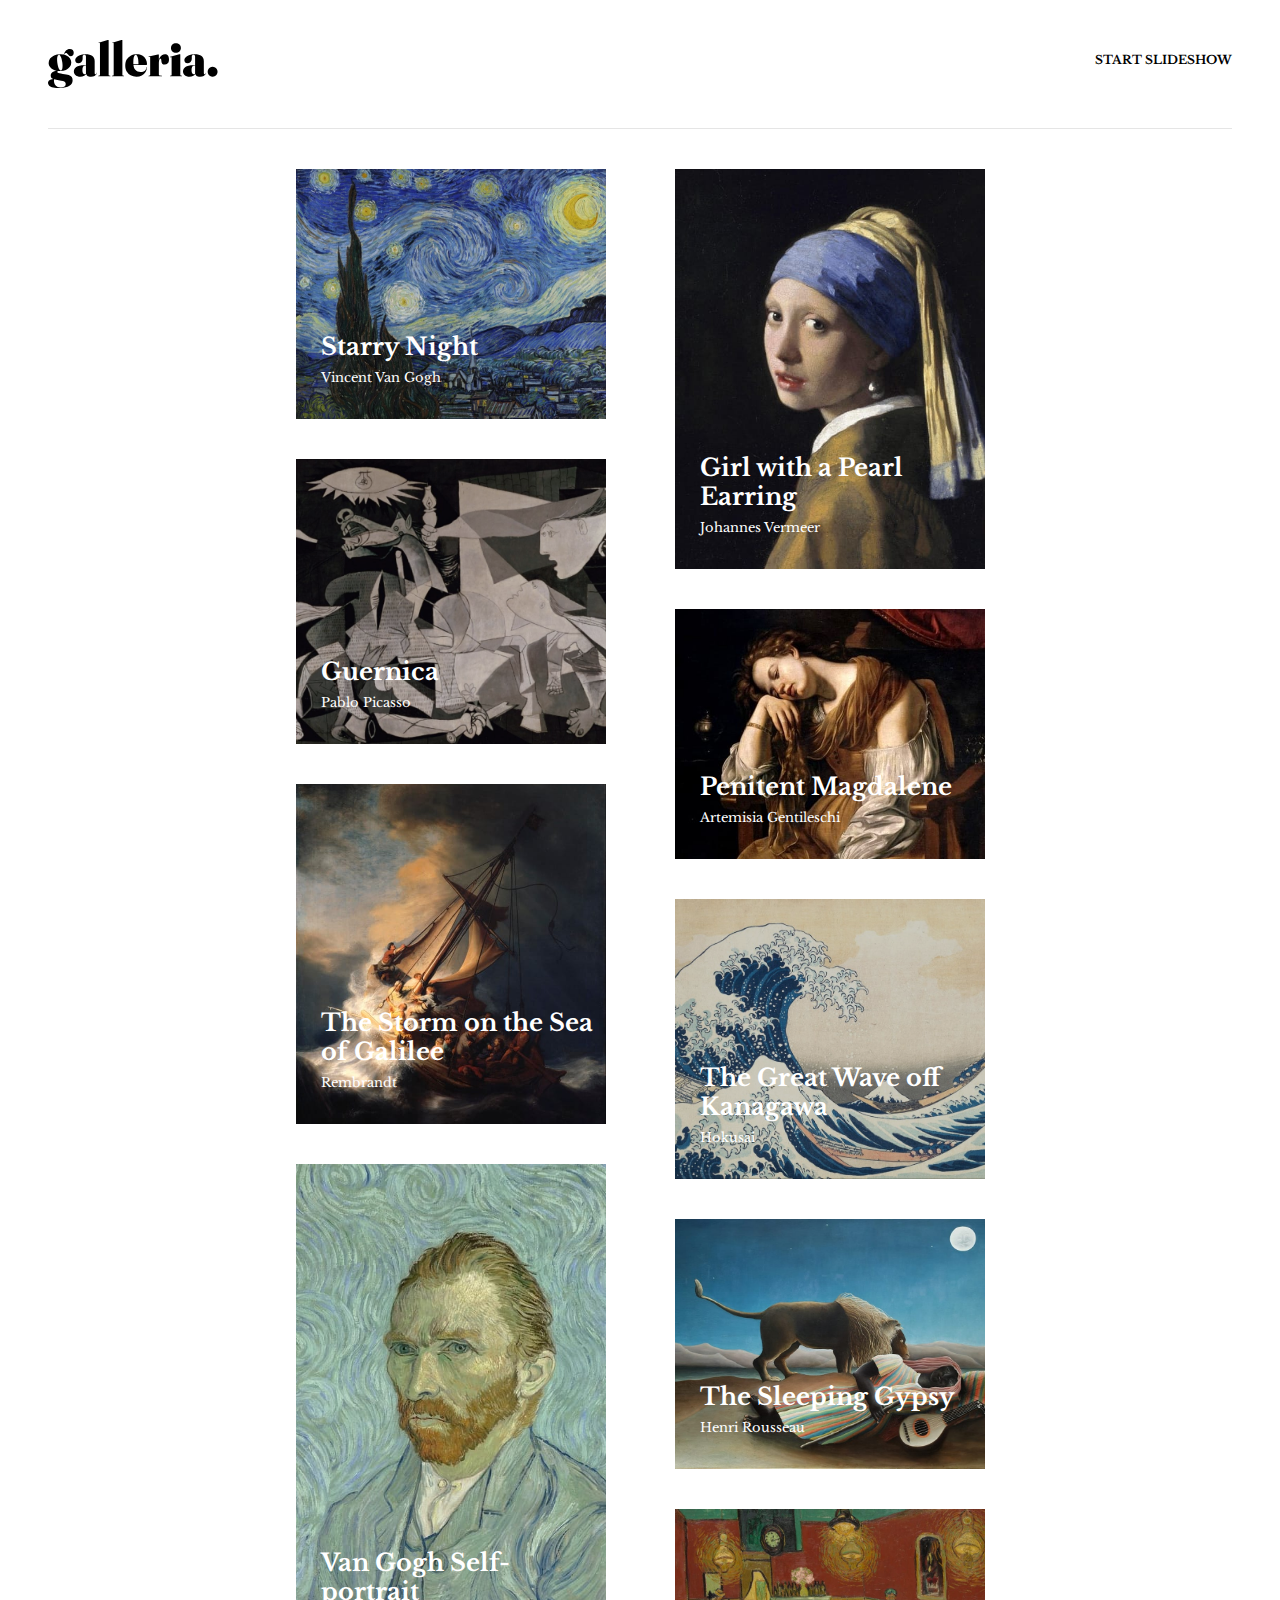
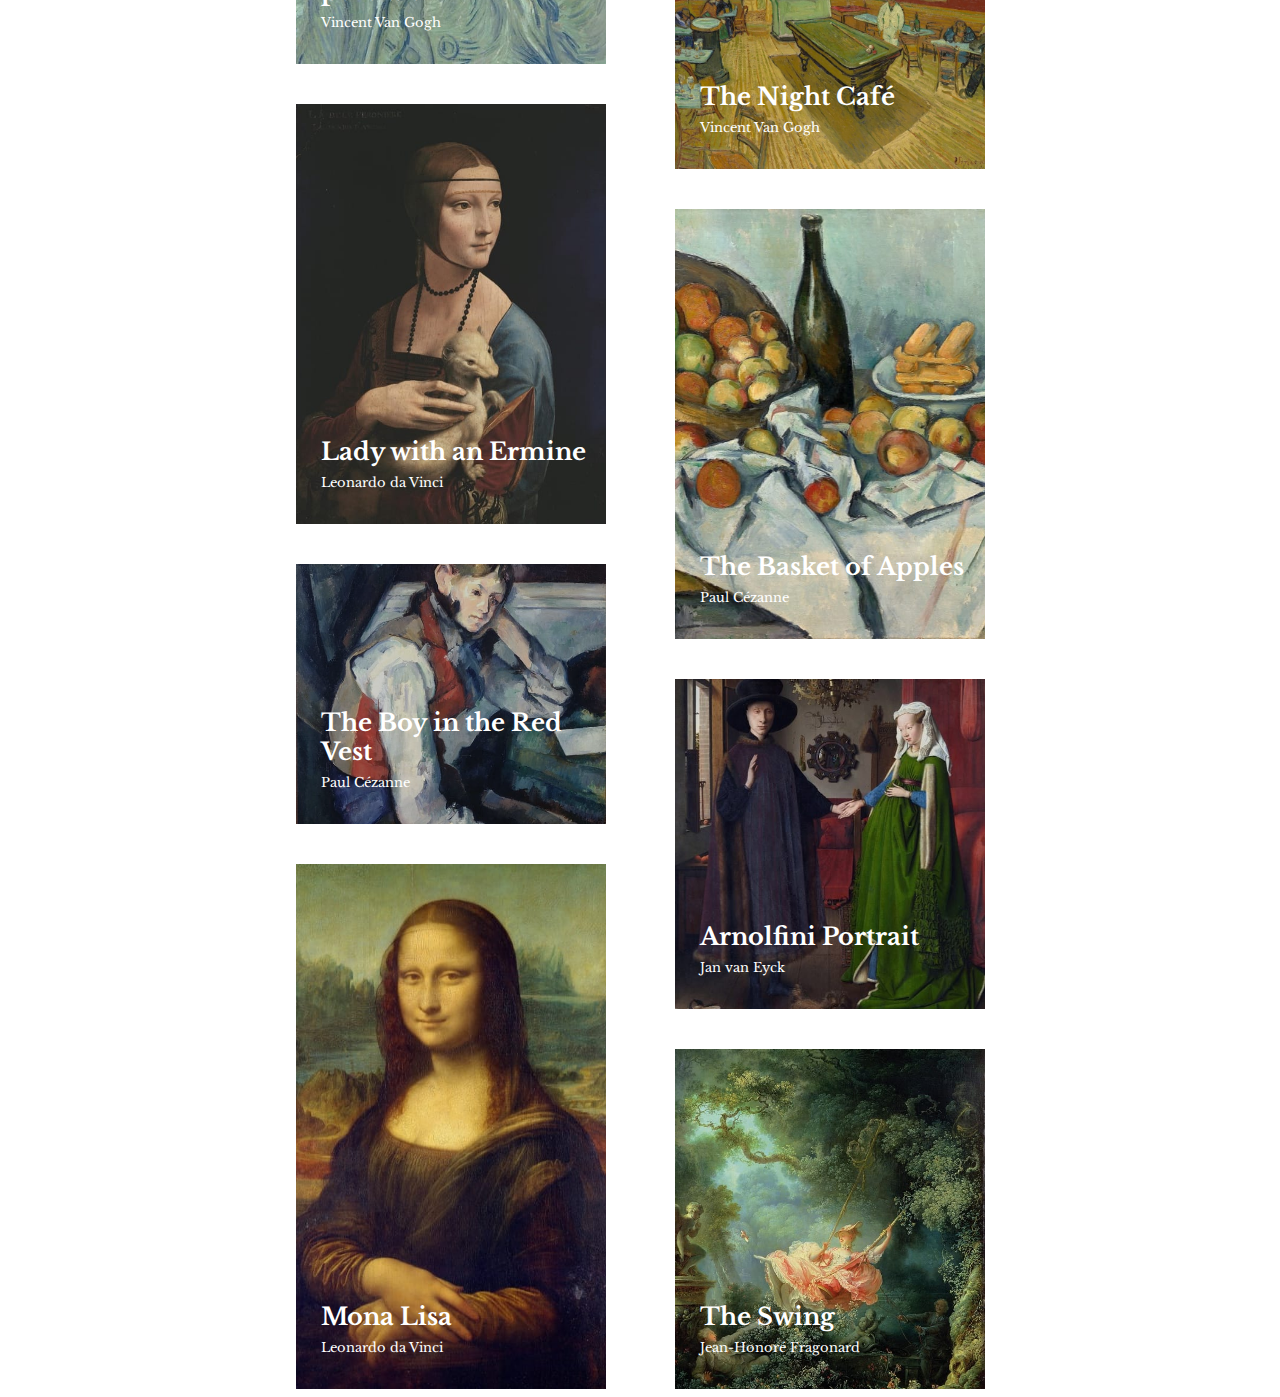
<file: index.html>
<!DOCTYPE html>
<html lang="en">
<head>
  <meta charset="UTF-8">
  <meta name="viewport" content="width=device-width, initial-scale=1.0">

  <link rel="icon" type="image/png" sizes="32x32" href="./assets/favicon-32x32.png">
  <link href="design/style.css" rel="stylesheet" type="text/css">
  <link rel="preconnect" href="https://fonts.googleapis.com">
<link rel="preconnect" href="https://fonts.gstatic.com" crossorigin>
<link href="https://fonts.googleapis.com/css2?family=Libre+Baskerville:ital,wght@0,400;0,700;1,400&display=swap" rel="stylesheet"> 
  <title>FEM | Galleria slideshow site</title>
</head>
<body>
  <header>
    <img src="starter-code/assets/shared/logo.svg" alt="logo">
    <p>START SLIDESHOW</p>
  </header>
  
  <main class="accueil">

    <div class="accueil__picture starryN">
      <img src="starter-code/assets/starry-night/gallery.jpg">
      <div class="accueil__picture__data">
        <h2>Starry Night</h2>
        <h3>Vincent Van Gogh</h3>
      </div>
    </div>

    <div class="accueil__picture theStorm">
      <img src="starter-code/assets/the-storm-on-the-sea-of-galilee/gallery.jpg">
      <div class="accueil__picture__data">
        <h2>The Storm on the Sea of Galilee</h2>
        <h3>Rembrandt</h3>
      </div>
    </div>

    <div class="accueil__picture ladyWith">
      <img src="starter-code/assets/lady-with-an-ermine/gallery.jpg">
      <div class="accueil__picture__data">
        <h2>Lady with an Ermine</h2>
        <h3>Leonardo da Vinci</h3>
      </div>
    </div>

    <div class="accueil__picture theBoy">
      <img class="darkImage" src="starter-code/assets/the-boy-in-the-red-vest/gallery.jpg">
      <div class="accueil__picture__data">
        <h2>The Boy in the Red Vest</h2>
        <h3>Paul Cézanne</h3>
      </div>
    </div>

    <div class="accueil__picture girl">
      <img src="starter-code/assets/girl-with-pearl-earring/gallery.jpg">
      <div class="accueil__picture__data">
        <h2>Girl with a Pearl Earring</h2>
        <h3>Johannes Vermeer</h3>
      </div>
    </div>

    <div class="accueil__picture theGreatWave">
      <img class="darkImage" src="starter-code/assets/the-great-wave-off-kanagawa/gallery.jpg">
      <div class="accueil__picture__data">
        <h2>The Great Wave off Kanagawa</h2>
        <h3>Hokusai</h3>
      </div>
      </div>
    
    <div class="accueil__picture theNightC">
      <img src="starter-code/assets/the-night-cafe/gallery.jpg">
      <div class="accueil__picture__data">
        <h2>The Night Café</h2>
        <h3>Vincent Van Gogh</h3>
      </div>
    </div>

    <div class="accueil__picture arnolfini">
      <img src="starter-code/assets/arnolfini-portrait/gallery.jpg">
      <div class="accueil__picture__data">
        <h2>Arnolfini Portrait</h2>
        <h3>Jan van Eyck</h3>
      </div>
    </div>

    <div class="accueil__picture guernica">
      <img class="darkImage" src="starter-code/assets/guernica/gallery.jpg">
      <div class="accueil__picture__data">
        <h2>Guernica</h2>
        <h3>Pablo Picasso</h3>
      </div>
    </div>

    <div class="accueil__picture vanGogh">
      <img src="starter-code/assets/van-gogh-self-portrait/gallery.jpg">
      <div class="accueil__picture__data">
        <h2>Van Gogh Self-portrait</h2>
        <h3>Vincent Van Gogh</h3>
      </div>
    </div>

    <div class="accueil__picture monaLisa">
      <img src="starter-code/assets/mona-lisa/gallery.jpg">
      <div class="accueil__picture__data">
        <h2>Mona Lisa</h2>
        <h3>Leonardo da Vinci</h3>
      </div>
    </div>

    <div class="accueil__picture penitent">
      <img src="starter-code/assets/penitent-magdalene/gallery.jpg">
      <div class="accueil__picture__data">
        <h2>Penitent Magdalene</h2>
        <h3>Artemisia Gentileschi</h3>
      </div>
    </div>

    <div class="accueil__picture theSleepingG">
      <img src="starter-code/assets/the-sleeping-gypsy/gallery.jpg">
      <div class="accueil__picture__data">
        <h2>The Sleeping Gypsy</h2>
        <h3>Henri Rousseau</h3>
      </div>
    </div>

    <div class="accueil__picture theBasket">
      <img src="starter-code/assets/the-basket-of-apples/gallery.jpg">
      <div class="accueil__picture__data">
        <h2>The Basket of Apples</h2>
        <h3>Paul Cézanne</h3>
      </div>
    </div>

    <div class="accueil__picture theSwing">
      <img src="starter-code/assets/the-swing/gallery.jpg">
      <div class="accueil__picture__data">
        <h2>The Swing</h2>
        <h3>Jean-Honoré Fragonard</h3>
      </div>
    </div>

  </main>

  

  
</body>
</html>
</file>
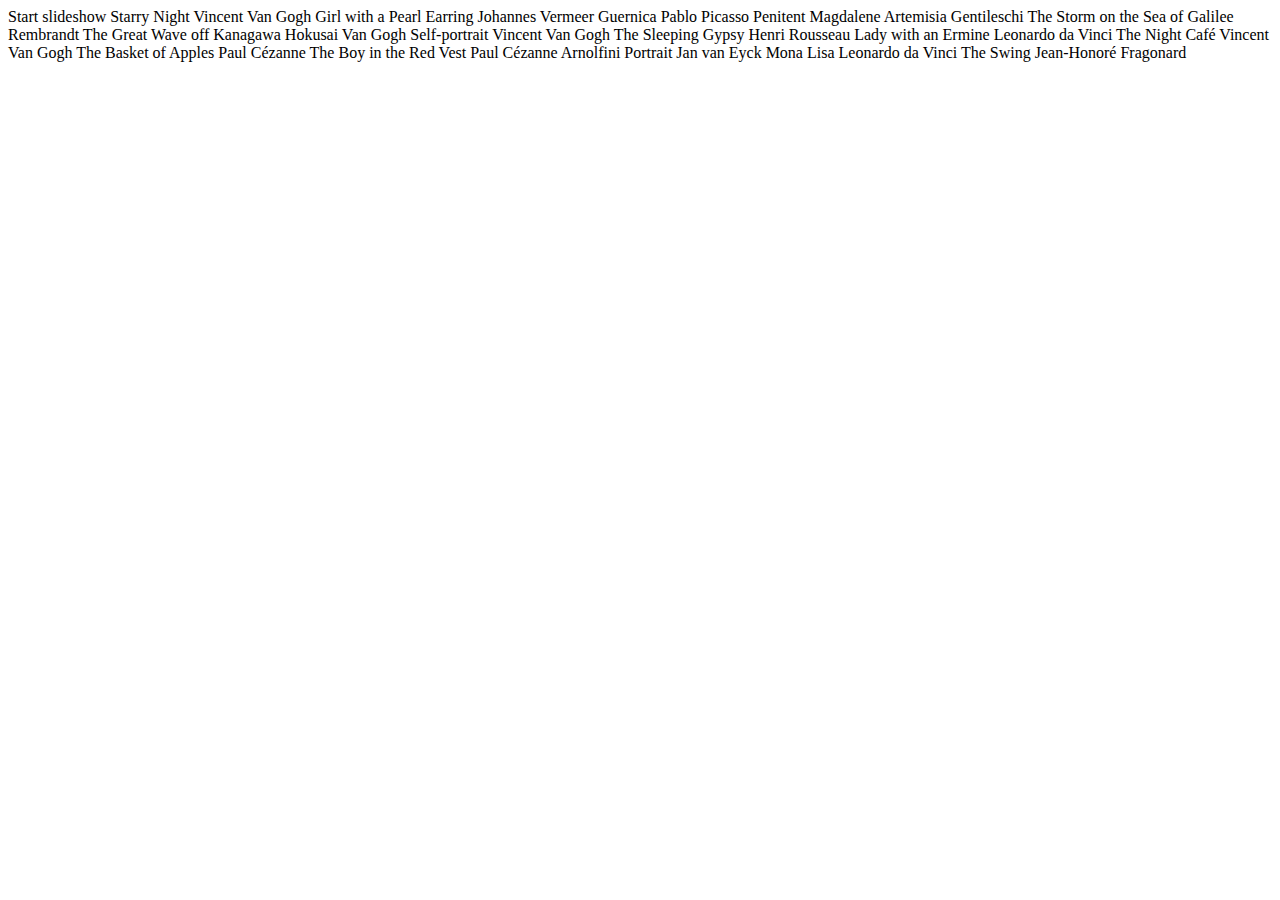
<file: starter-code/index.html>
<!DOCTYPE html>
<html lang="en">
<head>
  <meta charset="UTF-8">
  <meta name="viewport" content="width=device-width, initial-scale=1.0">

  <link rel="icon" type="image/png" sizes="32x32" href="./assets/favicon-32x32.png">
  
  <title>Frontend Mentor | Galleria slideshow site</title>
</head>
<body>
  Start slideshow

  Starry Night
  Vincent Van Gogh

  Girl with a Pearl Earring
  Johannes Vermeer

  Guernica
  Pablo Picasso

  Penitent Magdalene
  Artemisia Gentileschi

  The Storm on the Sea of Galilee
  Rembrandt

  The Great Wave off Kanagawa
  Hokusai

  Van Gogh Self-portrait
  Vincent Van Gogh

  The Sleeping Gypsy
  Henri Rousseau

  Lady with an Ermine
  Leonardo da Vinci

  The Night Café
  Vincent Van Gogh

  The Basket of Apples
  Paul Cézanne

  The Boy in the Red Vest
  Paul Cézanne

  Arnolfini Portrait
  Jan van Eyck

  Mona Lisa
  Leonardo da Vinci

  The Swing
  Jean-Honoré Fragonard
</body>
</html>
</file>
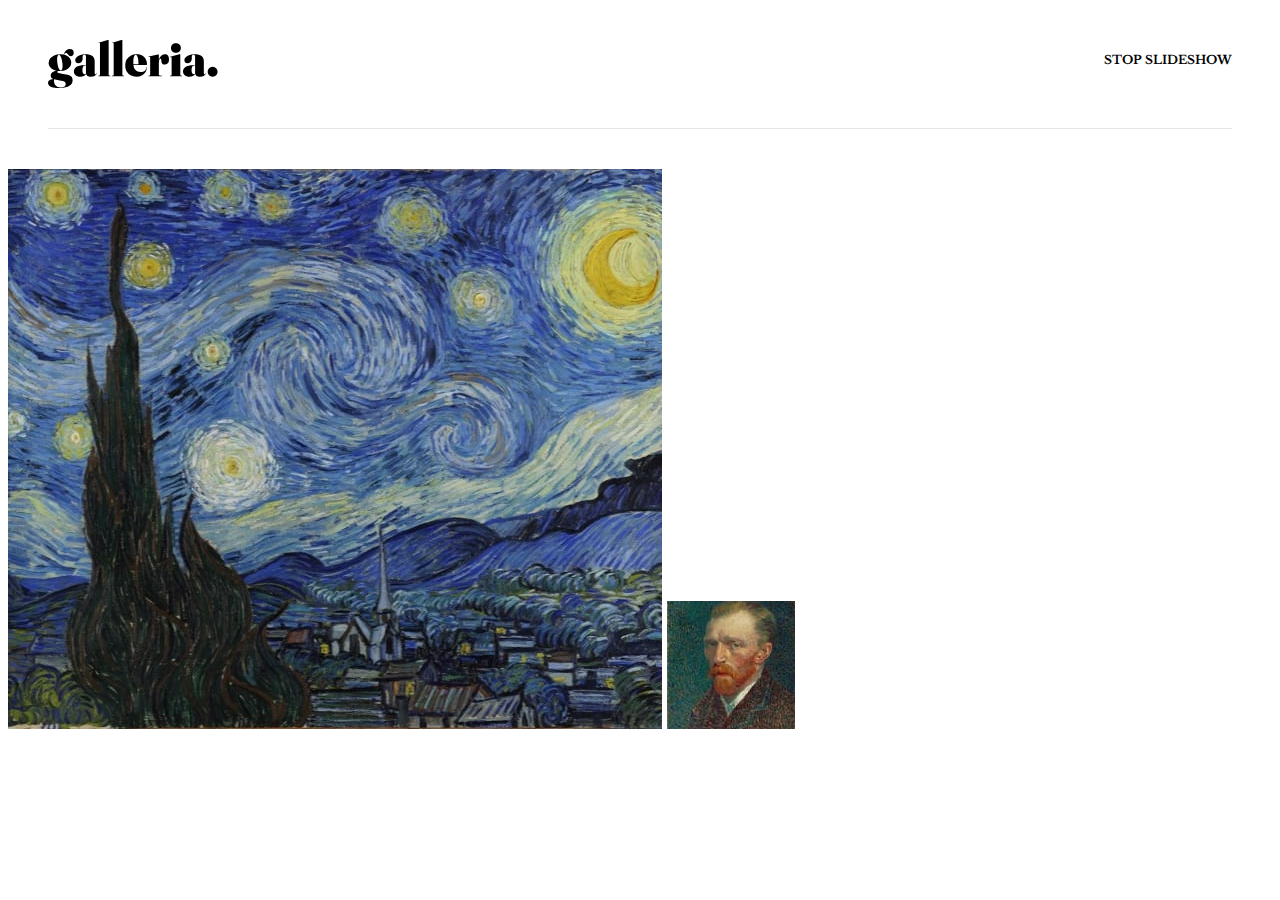
<file: starryNight.html>
<!DOCTYPE html>
<html lang="en">
<head>
  <meta charset="UTF-8">
  <meta name="viewport" content="width=device-width, initial-scale=1.0">

  <link rel="icon" type="image/png" sizes="32x32" href="./assets/favicon-32x32.png">
  <link href="design/style.css" rel="stylesheet" type="text/css">
  <link rel="preconnect" href="https://fonts.googleapis.com">
  <link rel="preconnect" href="https://fonts.gstatic.com" crossorigin>
  <link href="https://fonts.googleapis.com/css2?family=Libre+Baskerville:ital,wght@0,400;0,700;1,400&display=swap" rel="stylesheet"> 

  <script  defer>
      const data = require('./starter-code/data.json');
    console.log(data);
  </script>

  <title>Galleria - Starry Night</title>

</head>
<body>
  <header>
    <img src="starter-code/assets/shared/logo.svg" alt="logo">
    <p>STOP SLIDESHOW</p>
  </header>

  <main>

    <img src="starter-code/assets/starry-night/hero-small.jpg">

    <img src="starter-code/assets/starry-night/artist.jpg">



  </main>


</body>
</file>
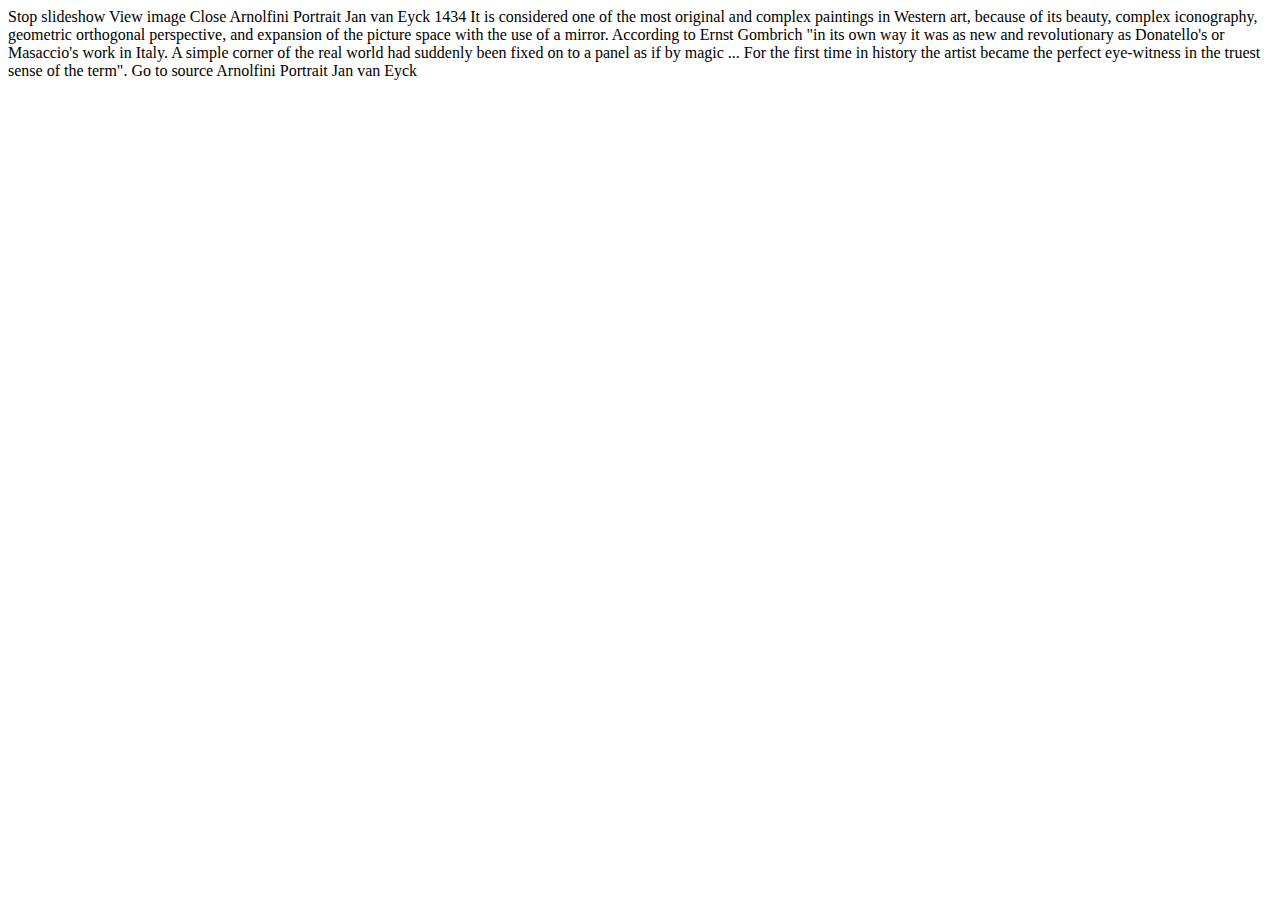
<file: starter-code/arnolfini-portrait.html>
<!DOCTYPE html>
<html lang="en">
<head>
  <meta charset="UTF-8">
  <meta name="viewport" content="width=device-width, initial-scale=1.0">

  <link rel="icon" type="image/png" sizes="32x32" href="./assets/favicon-32x32.png">
  
  <title>Frontend Mentor | Galleria slideshow site</title>
</head>
<body>
  Stop slideshow

  View image
  <!-- Modal start -->
  Close
  <!-- Modal end -->

  Arnolfini Portrait
  Jan van Eyck

  1434
  It is considered one of the most original and complex paintings in Western art, 
  because of its beauty, complex iconography, geometric orthogonal perspective, 
  and expansion of the picture space with the use of a mirror. According to Ernst 
  Gombrich "in its own way it was as new and revolutionary as Donatello's or Masaccio's 
  work in Italy. A simple corner of the real world had suddenly been fixed on to a 
  panel as if by magic ... For the first time in history the artist became the 
  perfect eye-witness in the truest sense of the term".

  Go to source <!-- URL: https://en.wikipedia.org/wiki/Arnolfini_Portrait -->

  Arnolfini Portrait
  Jan van Eyck
</body>
</html>
</file>
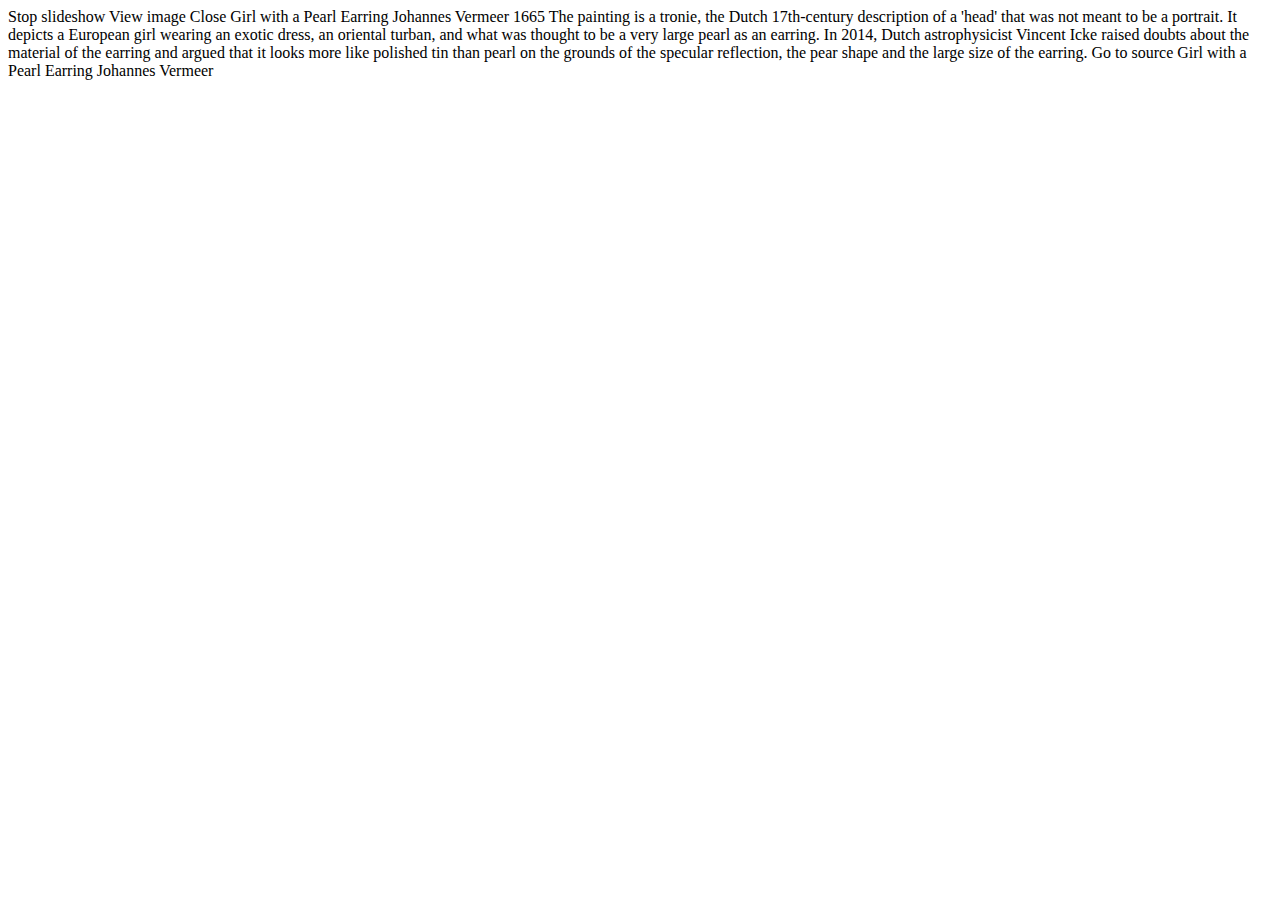
<file: starter-code/girl-with-pearl-earring.html>
<!DOCTYPE html>
<html lang="en">
<head>
  <meta charset="UTF-8">
  <meta name="viewport" content="width=device-width, initial-scale=1.0">

  <link rel="icon" type="image/png" sizes="32x32" href="./assets/favicon-32x32.png">
  
  <title>Frontend Mentor | Galleria slideshow site</title>
</head>
<body>
  Stop slideshow

  View image
  <!-- Modal start -->
  Close
  <!-- Modal end -->

  Girl with a Pearl Earring
  Johannes Vermeer

  1665
  The painting is a tronie, the Dutch 17th-century description of a 'head' that was 
  not meant to be a portrait. It depicts a European girl wearing an exotic dress, 
  an oriental turban, and what was thought to be a very large pearl as an earring. 
  In 2014, Dutch astrophysicist Vincent Icke raised doubts about the material of the 
  earring and argued that it looks more like polished tin than pearl on the grounds 
  of the specular reflection, the pear shape and the large size of the earring.

  Go to source <!-- URL: https://en.wikipedia.org/wiki/Girl_with_a_Pearl_Earring -->

  Girl with a Pearl Earring
  Johannes Vermeer
</body>
</html>
</file>
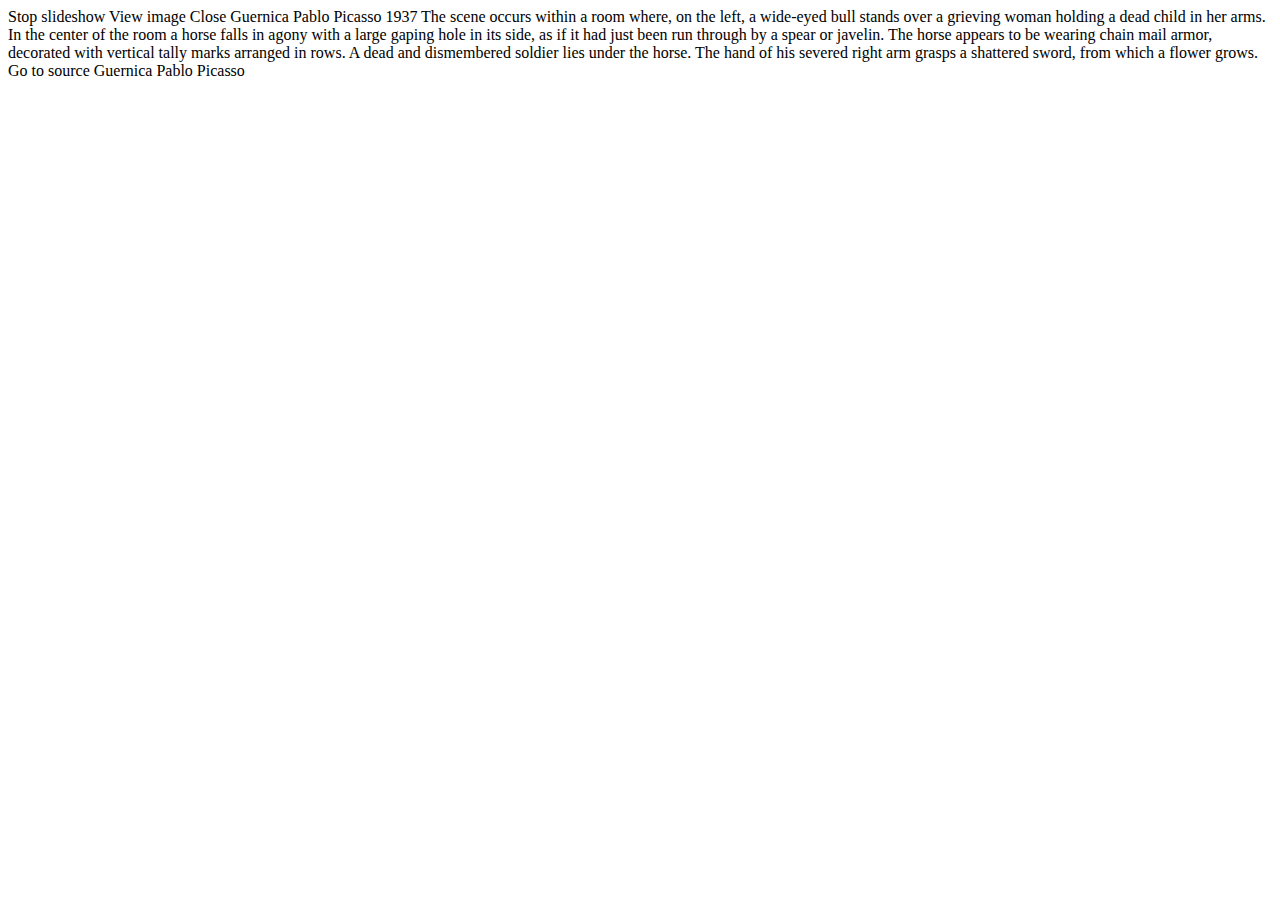
<file: starter-code/guernica.html>
<!DOCTYPE html>
<html lang="en">
<head>
  <meta charset="UTF-8">
  <meta name="viewport" content="width=device-width, initial-scale=1.0">

  <link rel="icon" type="image/png" sizes="32x32" href="./assets/favicon-32x32.png">
  
  <title>Frontend Mentor | Galleria slideshow site</title>
</head>
<body>
  Stop slideshow

  View image
  <!-- Modal start -->
  Close
  <!-- Modal end -->

  Guernica
  Pablo Picasso

  1937
  The scene occurs within a room where, on the left, a wide-eyed bull stands over 
  a grieving woman holding a dead child in her arms. In the center of the room a 
  horse falls in agony with a large gaping hole in its side, as if it had just been 
  run through by a spear or javelin. The horse appears to be wearing chain mail 
  armor, decorated with vertical tally marks arranged in rows. A dead and dismembered 
  soldier lies under the horse. The hand of his severed right arm grasps a shattered 
  sword, from which a flower grows.

  Go to source <!-- URL: https://en.wikipedia.org/wiki/Guernica_(Picasso) -->

  Guernica
  Pablo Picasso
</body>
</html>
</file>
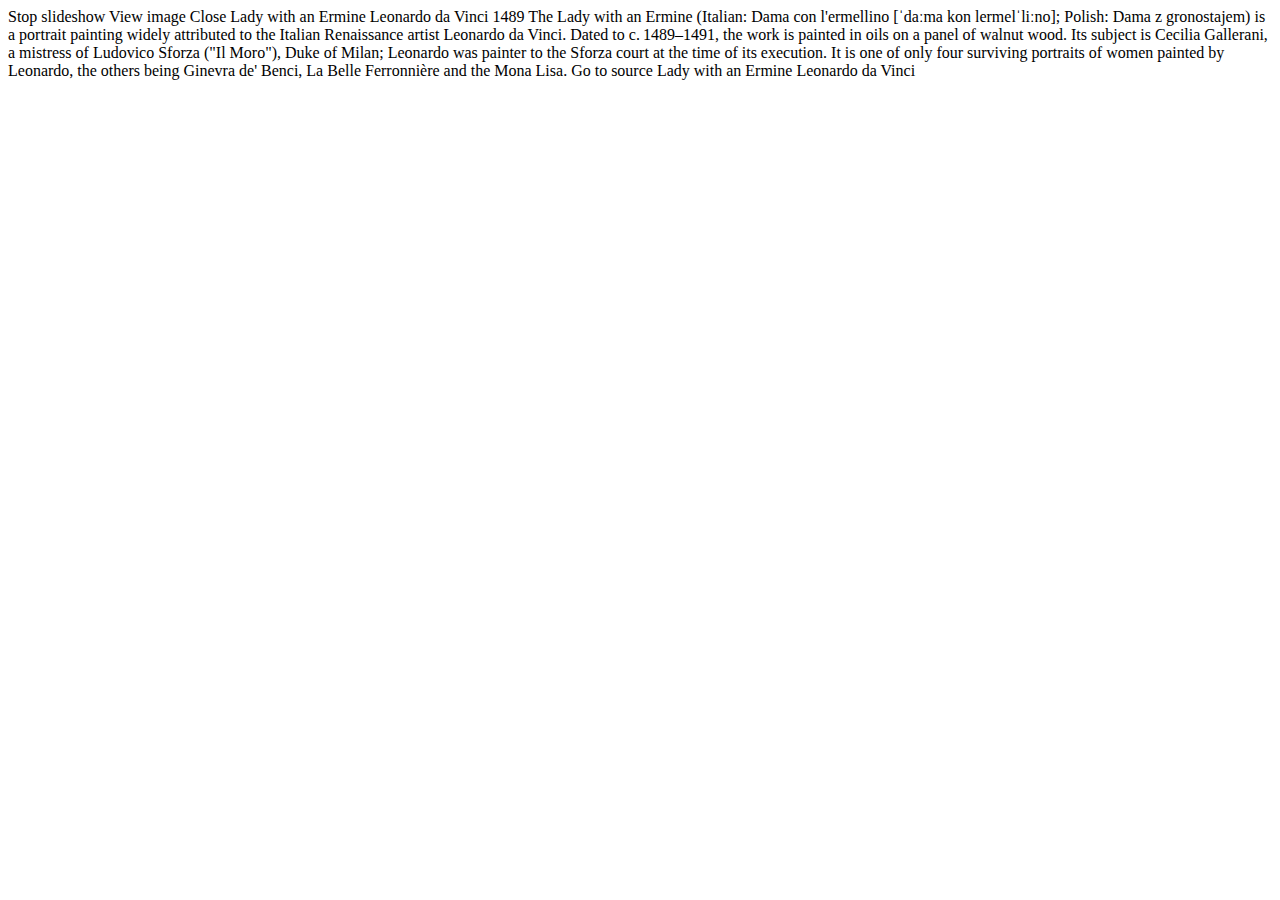
<file: starter-code/lady-with-an-ermine.html>
<!DOCTYPE html>
<html lang="en">
<head>
  <meta charset="UTF-8">
  <meta name="viewport" content="width=device-width, initial-scale=1.0">

  <link rel="icon" type="image/png" sizes="32x32" href="./assets/favicon-32x32.png">
  
  <title>Frontend Mentor | Galleria slideshow site</title>
</head>
<body>
  Stop slideshow

  View image
  <!-- Modal start -->
  Close
  <!-- Modal end -->

  Lady with an Ermine
  Leonardo da Vinci

  1489
  The Lady with an Ermine (Italian: Dama con l'ermellino [ˈdaːma kon lermelˈliːno]; 
  Polish: Dama z gronostajem) is a portrait painting widely attributed to the 
  Italian Renaissance artist Leonardo da Vinci. Dated to c. 1489–1491, the work is 
  painted in oils on a panel of walnut wood. Its subject is Cecilia Gallerani, a 
  mistress of Ludovico Sforza ("Il Moro"), Duke of Milan; Leonardo was painter to 
  the Sforza court at the time of its execution. It is one of only four surviving 
  portraits of women painted by Leonardo, the others being Ginevra de' Benci, La 
  Belle Ferronnière and the Mona Lisa.

  Go to source <!-- URL: https://en.wikipedia.org/wiki/Lady_with_an_Ermine -->

  Lady with an Ermine
  Leonardo da Vinci
</body>
</html>
</file>
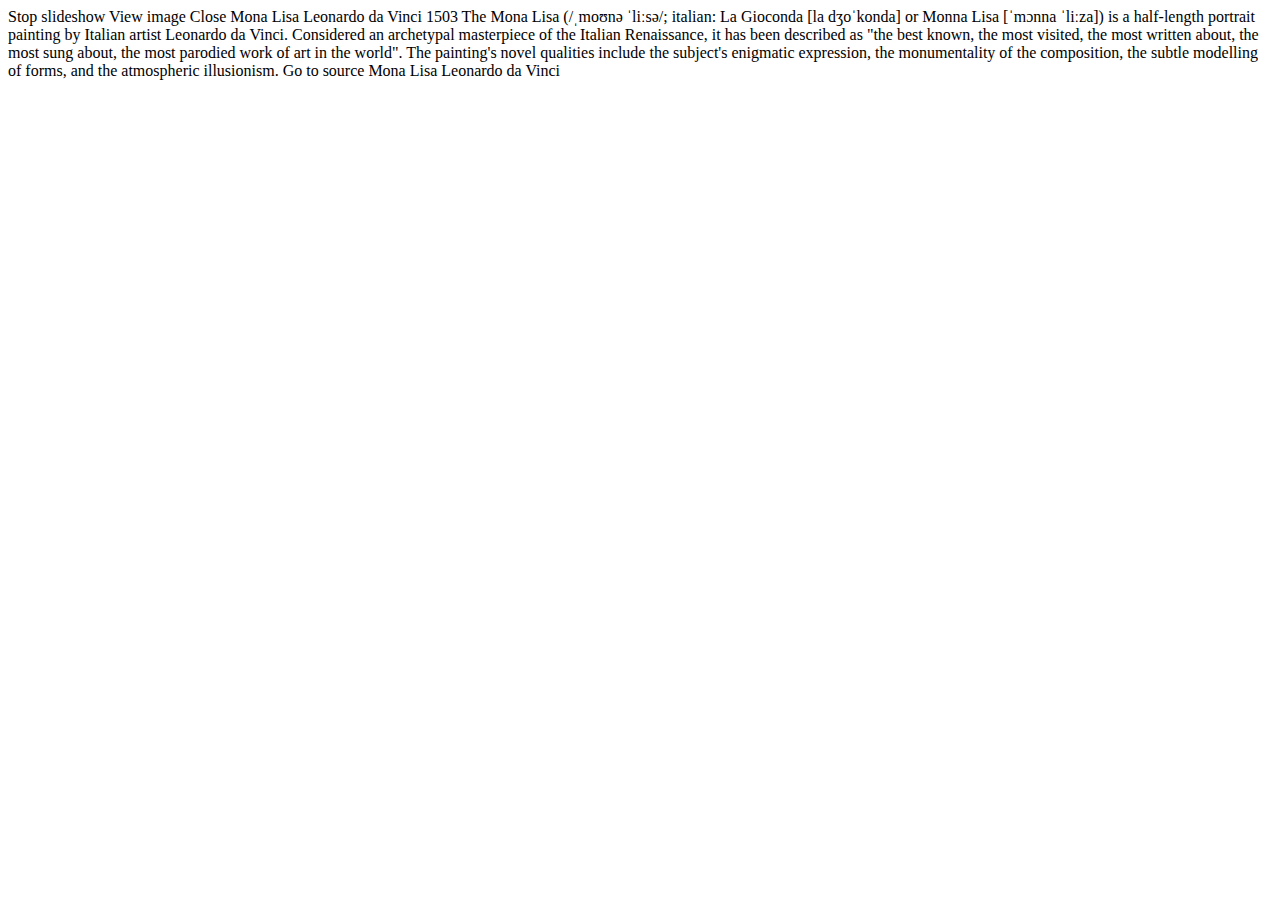
<file: starter-code/mona-lisa.html>
<!DOCTYPE html>
<html lang="en">
<head>
  <meta charset="UTF-8">
  <meta name="viewport" content="width=device-width, initial-scale=1.0">

  <link rel="icon" type="image/png" sizes="32x32" href="./assets/favicon-32x32.png">
  
  <title>Frontend Mentor | Galleria slideshow site</title>
</head>
<body>
  Stop slideshow

  View image
  <!-- Modal start -->
  Close
  <!-- Modal end -->

  Mona Lisa
  Leonardo da Vinci

  1503
  The Mona Lisa (/ˌmoʊnə ˈliːsə/; italian: La Gioconda [la dʒoˈkonda] or Monna 
  Lisa [ˈmɔnna ˈliːza]) is a half-length portrait painting by Italian artist 
  Leonardo da Vinci. Considered an archetypal masterpiece of the Italian 
  Renaissance, it has been described as "the best known, the most visited, the 
  most written about, the most sung about, the most parodied work of art in the 
  world". The painting's novel qualities include the subject's enigmatic 
  expression, the monumentality of the composition, the subtle modelling of 
  forms, and the atmospheric illusionism.

  Go to source <!-- URL: https://en.wikipedia.org/wiki/Mona_Lisa -->

  Mona Lisa
  Leonardo da Vinci
</body>
</html>
</file>
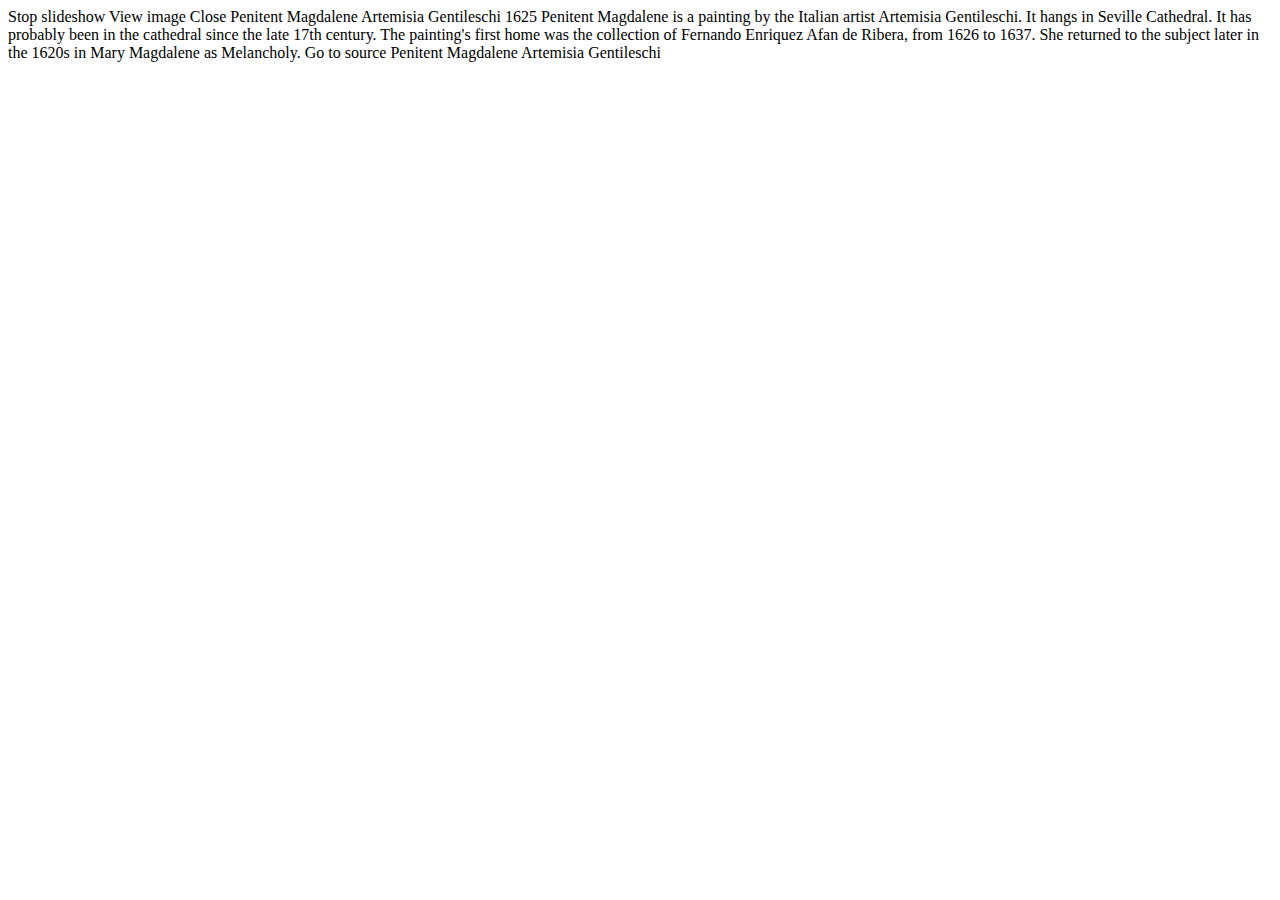
<file: starter-code/penitent-magdalene.html>
<!DOCTYPE html>
<html lang="en">
<head>
  <meta charset="UTF-8">
  <meta name="viewport" content="width=device-width, initial-scale=1.0">

  <link rel="icon" type="image/png" sizes="32x32" href="./assets/favicon-32x32.png">
  
  <title>Frontend Mentor | Galleria slideshow site</title>
</head>
<body>
  Stop slideshow

  View image
  <!-- Modal start -->
  Close
  <!-- Modal end -->

  Penitent Magdalene
  Artemisia Gentileschi

  1625
  Penitent Magdalene is a painting by the Italian artist Artemisia Gentileschi. 
  It hangs in Seville Cathedral. It has probably been in the cathedral since the 
  late 17th century. The painting's first home was the collection of Fernando 
  Enriquez Afan de Ribera, from 1626 to 1637. She returned to the subject later 
  in the 1620s in Mary Magdalene as Melancholy. 

  Go to source <!-- URL: https://en.wikipedia.org/wiki/Penitent_Magdalene_(Artemisia_Gentileschi) -->

  Penitent Magdalene
  Artemisia Gentileschi
</body>
</html>
</file>
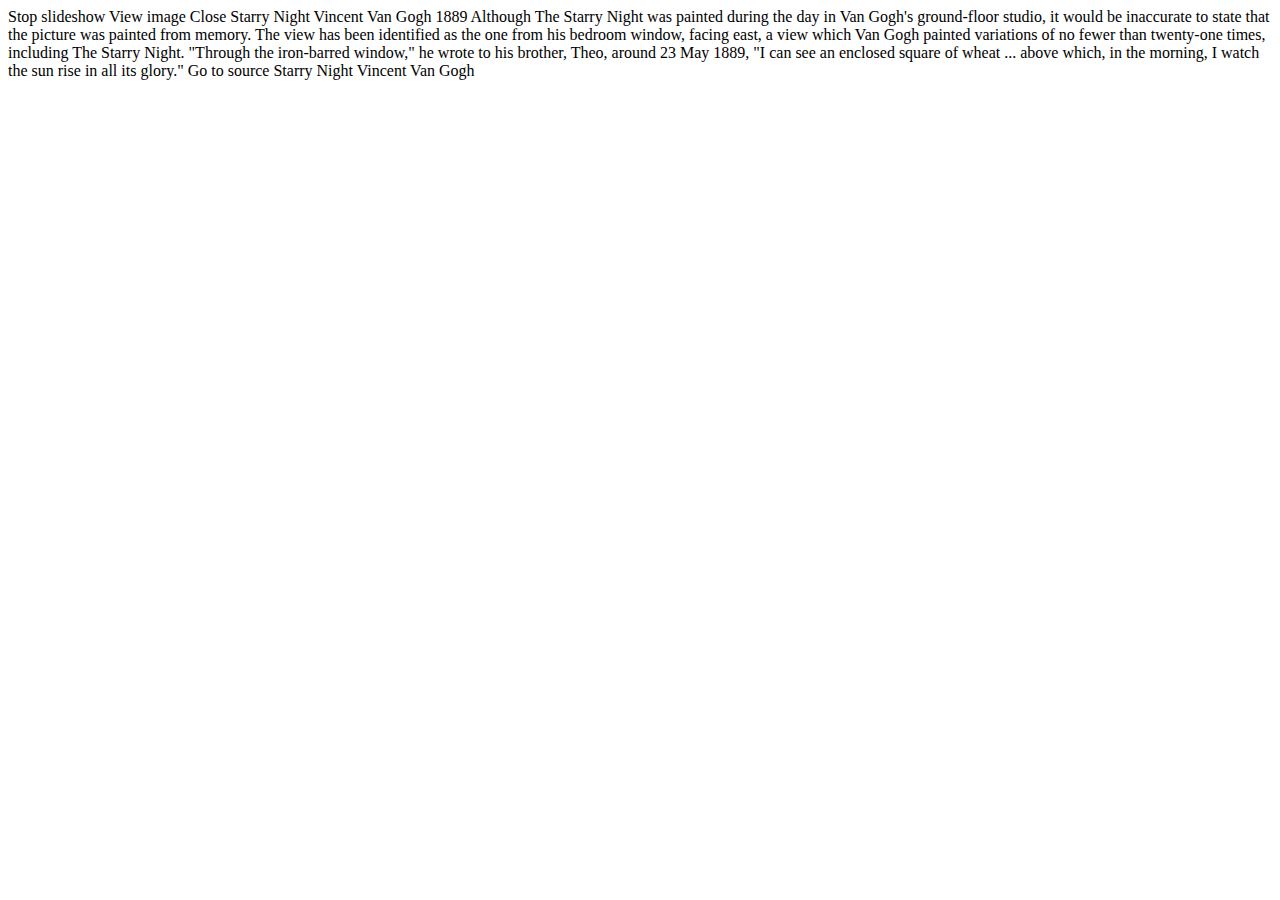
<file: starter-code/starry-night.html>
<!DOCTYPE html>
<html lang="en">
<head>
  <meta charset="UTF-8">
  <meta name="viewport" content="width=device-width, initial-scale=1.0">

  <link rel="icon" type="image/png" sizes="32x32" href="./assets/favicon-32x32.png">
  
  <title>Frontend Mentor | Galleria slideshow site</title>
</head>
<body>
  Stop slideshow

  View image
  <!-- Modal start -->
  Close
  <!-- Modal end -->

  Starry Night
  Vincent Van Gogh

  1889
  Although The Starry Night was painted during the day in Van Gogh's ground-floor 
  studio, it would be inaccurate to state that the picture was painted from memory. 
  The view has been identified as the one from his bedroom window, facing east, a 
  view which Van Gogh painted variations of no fewer than twenty-one times, including 
  The Starry Night. "Through the iron-barred window," he wrote to his brother, Theo, 
  around 23 May 1889, "I can see an enclosed square of wheat ... above which, in the 
  morning, I watch the sun rise in all its glory."

  Go to source <!-- URL: https://en.wikipedia.org/wiki/The_Starry_Night -->

  Starry Night
  Vincent Van Gogh
</body>
</html>
</file>
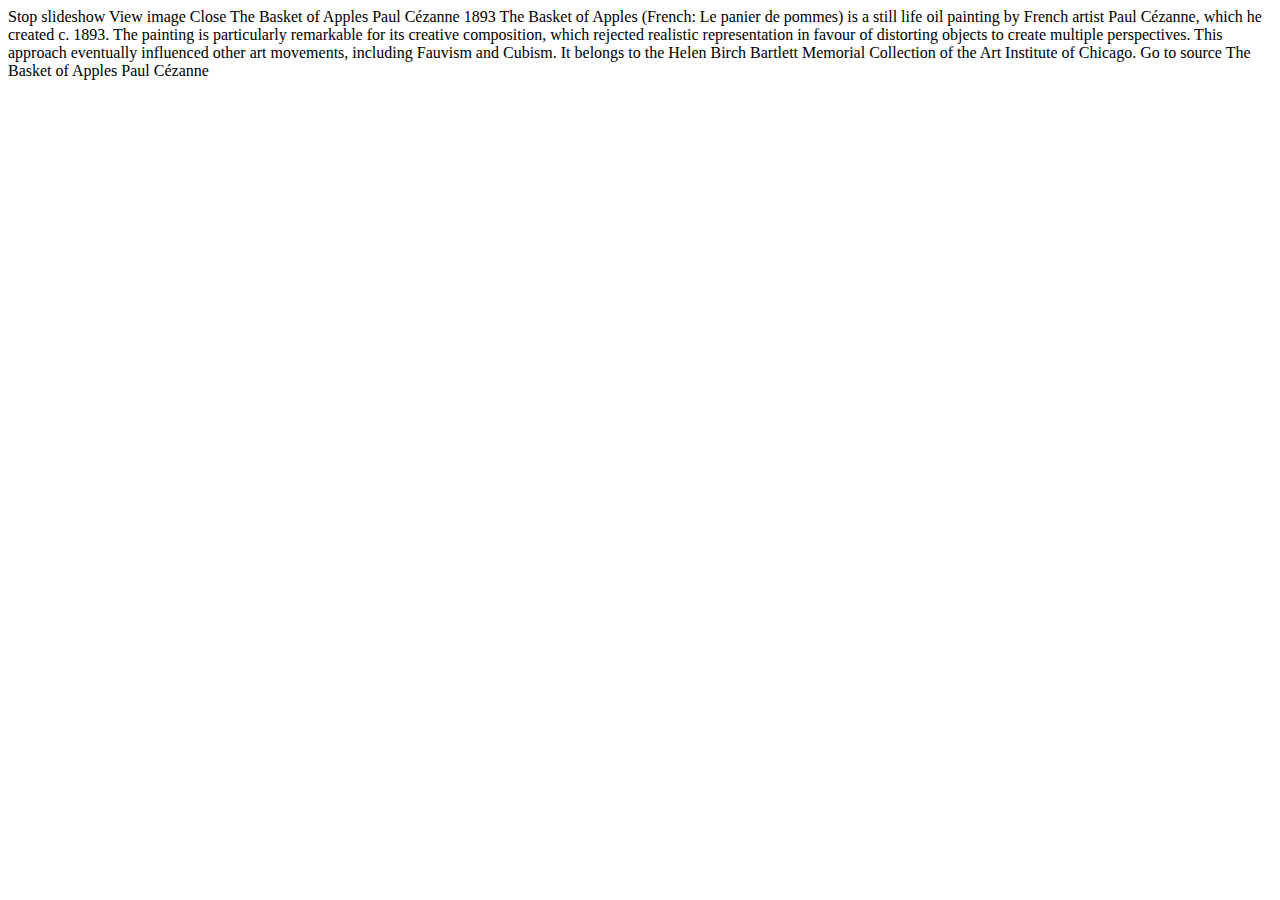
<file: starter-code/the-basket-of-apples.html>
<!DOCTYPE html>
<html lang="en">
<head>
  <meta charset="UTF-8">
  <meta name="viewport" content="width=device-width, initial-scale=1.0">

  <link rel="icon" type="image/png" sizes="32x32" href="./assets/favicon-32x32.png">
  
  <title>Frontend Mentor | Galleria slideshow site</title>
</head>
<body>
  Stop slideshow

  View image
  <!-- Modal start -->
  Close
  <!-- Modal end -->

  The Basket of Apples
  Paul Cézanne

  1893
  The Basket of Apples (French: Le panier de pommes) is a still life oil painting 
  by French artist Paul Cézanne, which he created c. 1893. The painting is 
  particularly remarkable for its creative composition, which rejected realistic 
  representation in favour of distorting objects to create multiple perspectives. 
  This approach eventually influenced other art movements, including Fauvism and 
  Cubism. It belongs to the Helen Birch Bartlett Memorial Collection of the Art 
  Institute of Chicago.

  Go to source <!-- URL: https://en.wikipedia.org/wiki/The_Basket_of_Apples -->

  The Basket of Apples
  Paul Cézanne
</body>
</html>
</file>
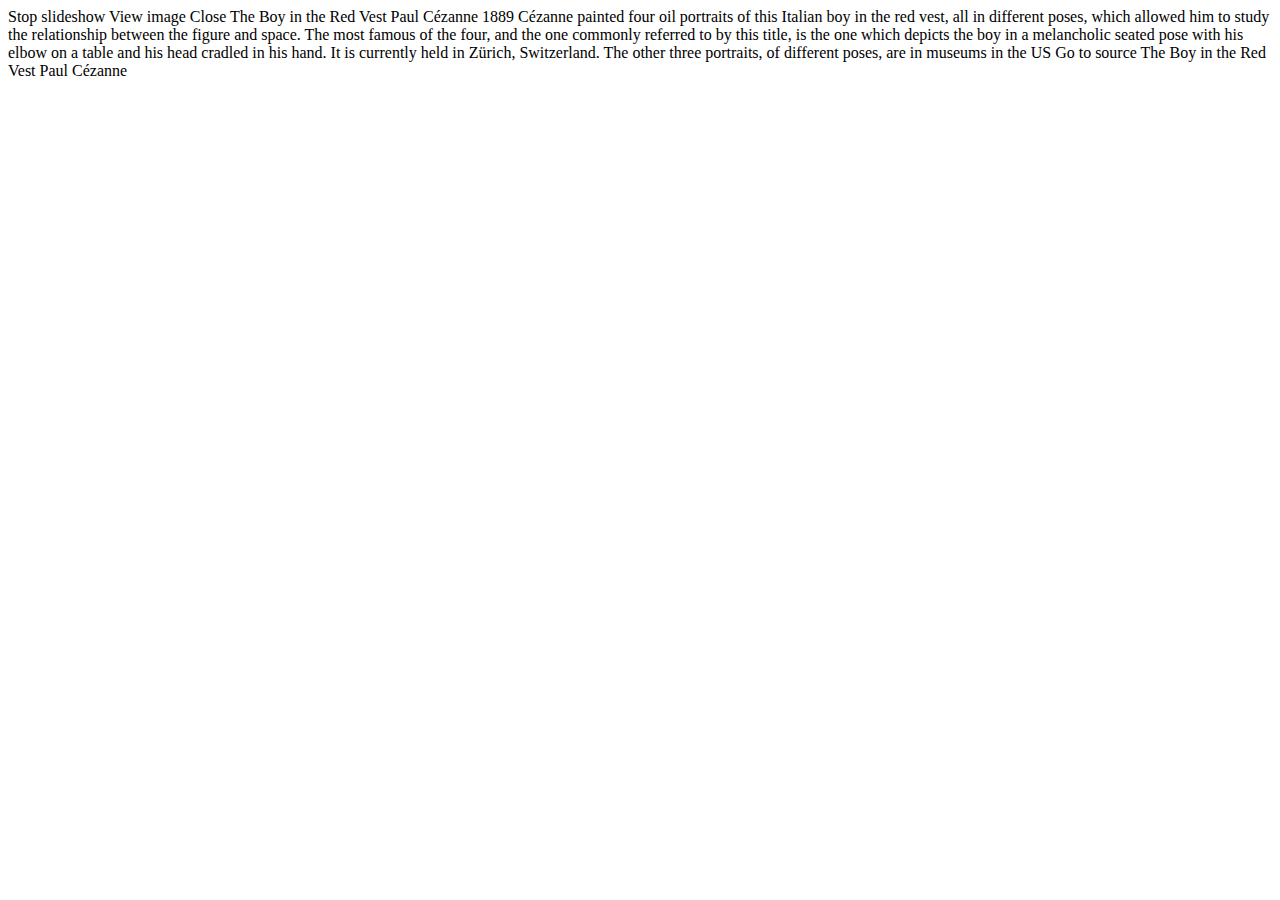
<file: starter-code/the-boy-in-the-red-vest.html>
<!DOCTYPE html>
<html lang="en">
<head>
  <meta charset="UTF-8">
  <meta name="viewport" content="width=device-width, initial-scale=1.0">

  <link rel="icon" type="image/png" sizes="32x32" href="./assets/favicon-32x32.png">
  
  <title>Frontend Mentor | Galleria slideshow site</title>
</head>
<body>
  Stop slideshow

  View image
  <!-- Modal start -->
  Close
  <!-- Modal end -->

  The Boy in the Red Vest
  Paul Cézanne

  1889
  Cézanne painted four oil portraits of this Italian boy in the red vest, all 
  in different poses, which allowed him to study the relationship between the 
  figure and space. The most famous of the four, and the one commonly referred 
  to by this title, is the one which depicts the boy in a melancholic seated 
  pose with his elbow on a table and his head cradled in his hand. It is currently 
  held in Zürich, Switzerland. The other three portraits, of different poses, are 
  in museums in the US

  Go to source <!-- URL: https://en.wikipedia.org/wiki/The_Boy_in_the_Red_Vest -->

  The Boy in the Red Vest
  Paul Cézanne
</body>
</html>
</file>
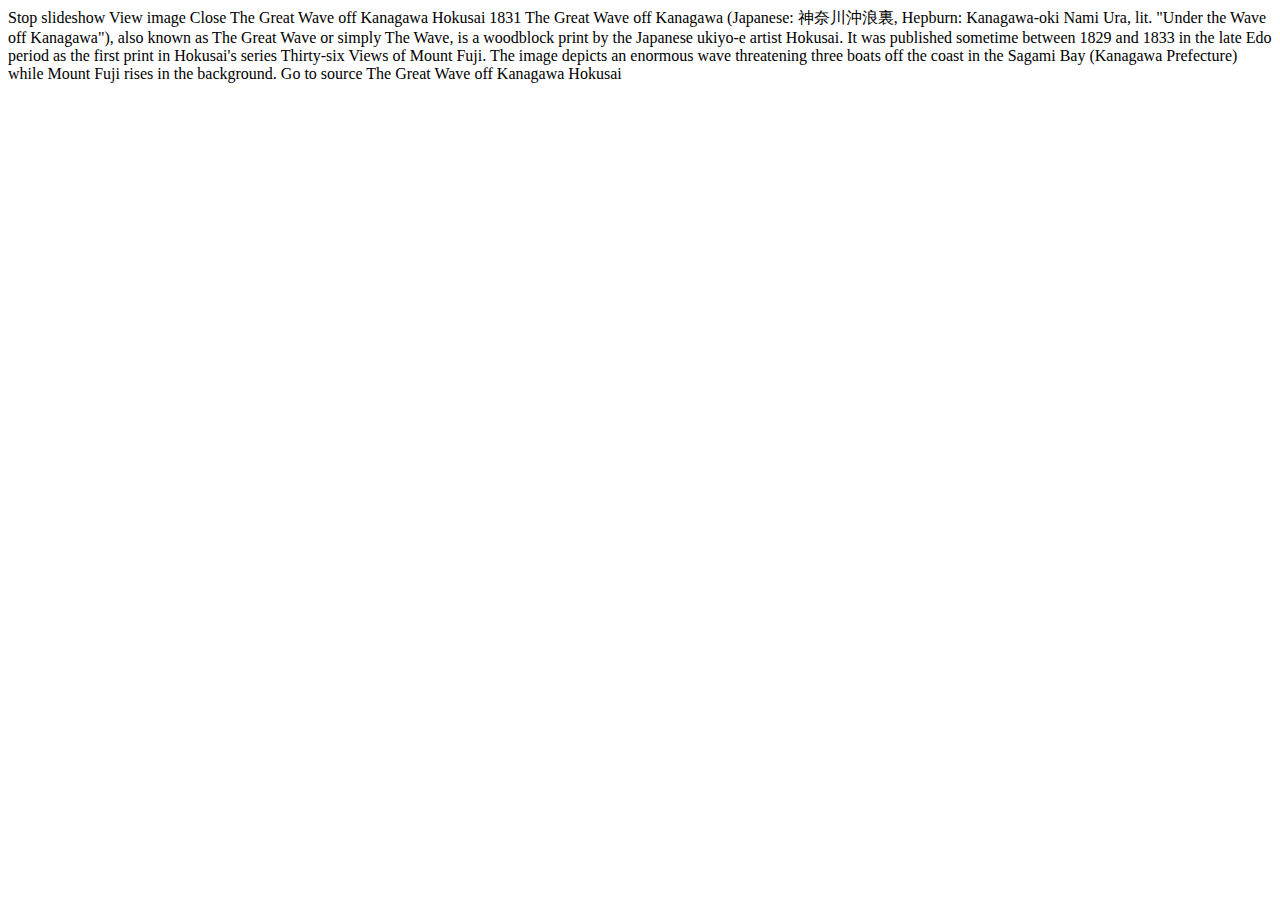
<file: starter-code/the-great-wave-off-kanagawa.html>
<!DOCTYPE html>
<html lang="en">
<head>
  <meta charset="UTF-8">
  <meta name="viewport" content="width=device-width, initial-scale=1.0">

  <link rel="icon" type="image/png" sizes="32x32" href="./assets/favicon-32x32.png">
  
  <title>Frontend Mentor | Galleria slideshow site</title>
</head>
<body>
  Stop slideshow

  View image
  <!-- Modal start -->
  Close
  <!-- Modal end -->

  The Great Wave off Kanagawa
  Hokusai

  1831
  The Great Wave off Kanagawa (Japanese: 神奈川沖浪裏, Hepburn: Kanagawa-oki Nami 
  Ura, lit. "Under the Wave off Kanagawa"), also known as The Great Wave or simply 
  The Wave, is a woodblock print by the Japanese ukiyo-e artist Hokusai. It was 
  published sometime between 1829 and 1833 in the late Edo period as the first 
  print in Hokusai's series Thirty-six Views of Mount Fuji. The image depicts an 
  enormous wave threatening three boats off the coast in the Sagami Bay (Kanagawa 
  Prefecture) while Mount Fuji rises in the background. 
  
  Go to source <!-- URL: https://en.wikipedia.org/wiki/The_Great_Wave_off_Kanagawa -->

  The Great Wave off Kanagawa
  Hokusai
</body>
</html>
</file>
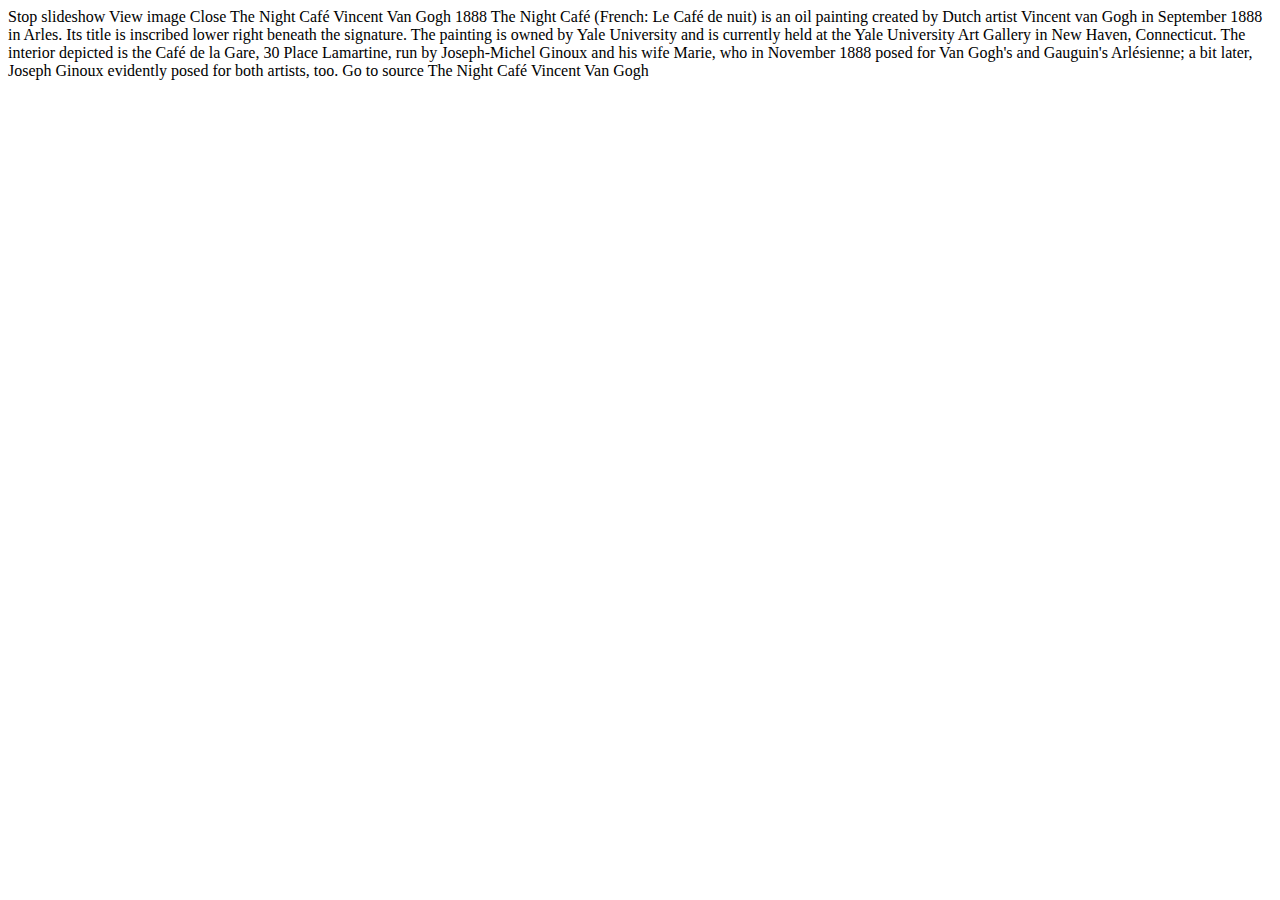
<file: starter-code/the-night-cafe.html>
<!DOCTYPE html>
<html lang="en">
<head>
  <meta charset="UTF-8">
  <meta name="viewport" content="width=device-width, initial-scale=1.0">

  <link rel="icon" type="image/png" sizes="32x32" href="./assets/favicon-32x32.png">
  
  <title>Frontend Mentor | Galleria slideshow site</title>
</head>
<body>
  Stop slideshow

  View image
  <!-- Modal start -->
  Close
  <!-- Modal end -->

  The Night Café
  Vincent Van Gogh

  1888
  The Night Café (French: Le Café de nuit) is an oil painting created by Dutch 
  artist Vincent van Gogh in September 1888 in Arles. Its title is inscribed 
  lower right beneath the signature. The painting is owned by Yale University 
  and is currently held at the Yale University Art Gallery in New Haven, 
  Connecticut. The interior depicted is the Café de la Gare, 30 Place Lamartine, 
  run by Joseph-Michel Ginoux and his wife Marie, who in November 1888 posed for 
  Van Gogh's and Gauguin's Arlésienne; a bit later, Joseph Ginoux evidently posed 
  for both artists, too. 

  Go to source <!-- URL: https://en.wikipedia.org/wiki/The_Night_Caf%C3%A9 -->

  The Night Café
  Vincent Van Gogh
</body>
</html>
</file>
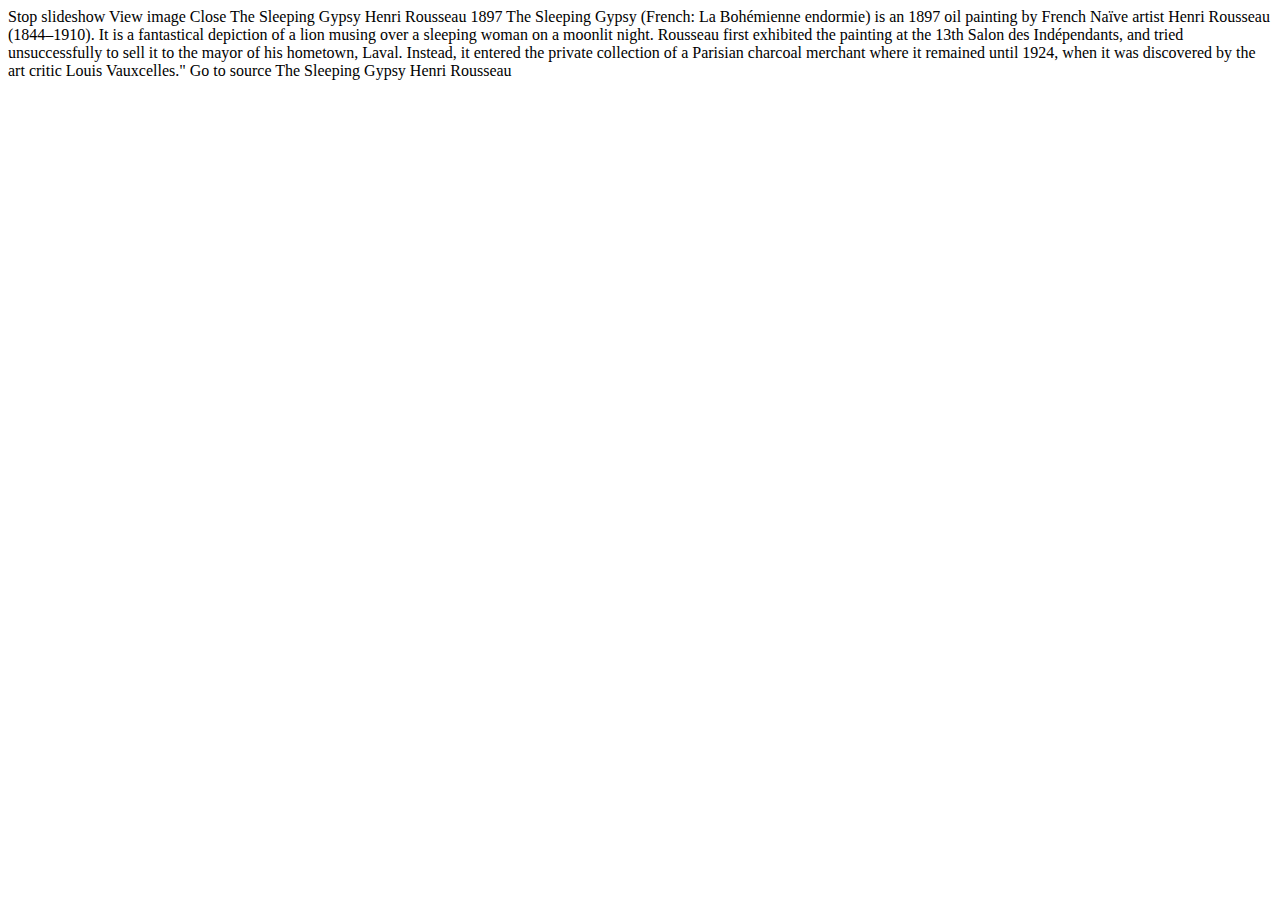
<file: starter-code/the-sleeping-gypsy.html>
<!DOCTYPE html>
<html lang="en">
<head>
  <meta charset="UTF-8">
  <meta name="viewport" content="width=device-width, initial-scale=1.0">

  <link rel="icon" type="image/png" sizes="32x32" href="./assets/favicon-32x32.png">
  
  <title>Frontend Mentor | Galleria slideshow site</title>
</head>
<body>
  Stop slideshow

  View image
  <!-- Modal start -->
  Close
  <!-- Modal end -->

  The Sleeping Gypsy
  Henri Rousseau

  1897
  The Sleeping Gypsy (French: La Bohémienne endormie) is an 1897 oil painting by 
  French Naïve artist Henri Rousseau (1844–1910). It is a fantastical depiction 
  of a lion musing over a sleeping woman on a moonlit night. Rousseau first 
  exhibited the painting at the 13th Salon des Indépendants, and tried unsuccessfully 
  to sell it to the mayor of his hometown, Laval. Instead, it entered the private 
  collection of a Parisian charcoal merchant where it remained until 1924, when it 
  was discovered by the art critic Louis Vauxcelles."

  Go to source <!-- URL: https://en.wikipedia.org/wiki/The_Sleeping_Gypsy -->

  The Sleeping Gypsy
  Henri Rousseau
</body>
</html>
</file>
<file: design/style.css>
* {
  font-family: "Libre Baskerville", serif;
}

header {
  display: flex;
  justify-content: space-between;
  margin: 40px;
  border-bottom: 1px solid #E5E5E5;
}
header img {
  margin-bottom: 40px;
}
header p {
  font-size: 12px;
  font-weight: bold;
  cursor: pointer;
}

.accueil {
  margin: 0 auto;
  display: flex;
  flex-direction: column;
  flex-wrap: wrap;
  justify-content: space-between;
  align-content: space-between;
  height: 1390px;
  width: 1360px;
}
.accueil__picture {
  width: 310px;
  position: relative;
  cursor: pointer;
  transition: all 0.5s ease-out 0.2s;
}
.accueil__picture:hover {
  opacity: 0.5;
}
.accueil__picture img {
  width: 100%;
  height: 100%;
  -o-object-fit: cover;
     object-fit: cover;
}
.accueil__picture__data {
  position: absolute;
  color: white;
  bottom: 20px;
  left: 25px;
}
.accueil__picture__data h2 {
  margin-bottom: 0px;
  font-weight: bold;
  font-size: 24px;
}
.accueil__picture__data h3 {
  margin-top: 8px;
  font-weight: 400;
  font-size: 13px;
  color: #FFFFFF;
}

.darkImage {
  filter: brightness(80%);
}

.starryN {
  height: 250px;
}

.theStorm {
  height: 340px;
}

.ladyWith {
  height: 420px;
}

.theBoy {
  height: 260px;
}

.girl {
  height: 400px;
}

.theGreatWave {
  height: 280px;
}

.theNightC {
  height: 260px;
}

.arnolfini {
  height: 330px;
}

.guernica {
  height: 285px;
}

.vanGogh {
  height: 500px;
}

.monaLisa {
  height: 525px;
}

.penitent {
  height: 250px;
}

.theSleepingG {
  height: 250px;
}

.theBasket {
  height: 430px;
}

.theSwing {
  height: 340px;
}

@media (max-width: 1360px) {
  .accueil {
    width: 689px;
    height: 2820px;
  }

  .starryN {
    order: 1;
  }

  .theStorm {
    order: 3;
  }

  .ladyWith {
    order: 5;
  }

  .theBoy {
    order: 6;
  }

  .girl {
    order: 8;
  }

  .theGreatWave {
    order: 10;
  }

  .theNightC {
    order: 12;
  }

  .arnolfini {
    order: 14;
  }

  .guernica {
    order: 2;
  }

  .vanGogh {
    order: 4;
  }

  .monaLisa {
    order: 7;
  }

  .penitent {
    order: 9;
  }

  .theSleepingG {
    order: 11;
  }

  .theBasket {
    order: 13;
  }

  .theSwing {
    order: 15;
  }
}
@media (max-width: 768px) {
  .accueil {
    width: 350px;
    height: 5455px;
  }

  .starryN {
    order: 1;
  }

  .theStorm {
    order: 5;
  }

  .ladyWith {
    order: 9;
  }

  .theBoy {
    order: 12;
  }

  .girl {
    order: 2;
  }

  .theGreatWave {
    order: 6;
  }

  .theNightC {
    order: 10;
  }

  .arnolfini {
    order: 13;
  }

  .guernica {
    order: 3;
  }

  .vanGogh {
    order: 7;
  }

  .monaLisa {
    order: 14;
  }

  .penitent {
    order: 4;
  }

  .theSleepingG {
    order: 8;
  }

  .theBasket {
    order: 11;
  }

  .theSwing {
    order: 15;
  }
}/*# sourceMappingURL=style.css.map */
</file>
